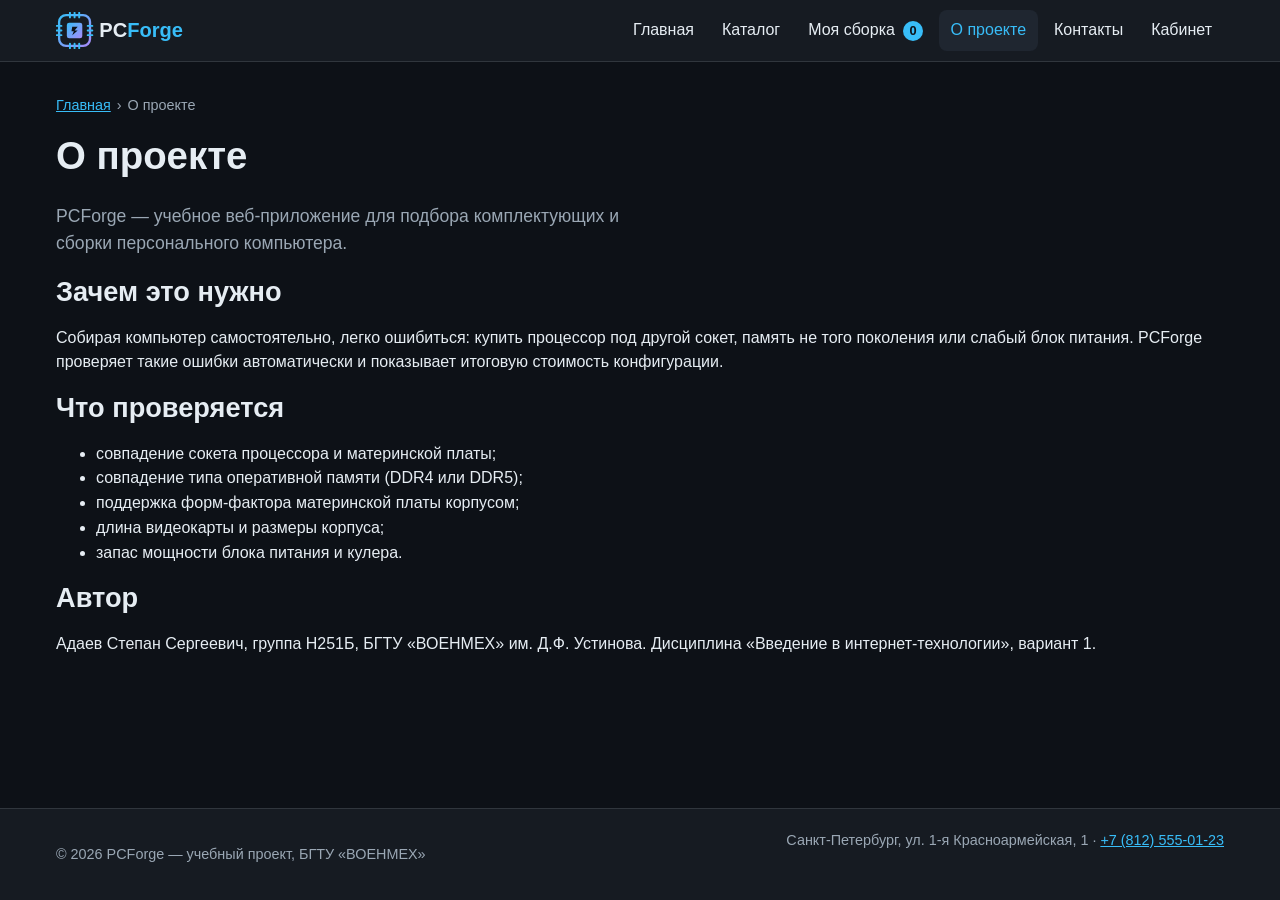
<file: frontend/about.html>
<!DOCTYPE html>
<html lang="ru">
<head>
  <meta charset="UTF-8">
  <meta name="viewport" content="width=device-width, initial-scale=1">
  <meta name="description" content="PCForge — подбор комплектующих и сборка компьютера с подсчётом стоимости">
  <title>О проекте — PCForge</title>
  <link rel="icon" href="img/favicon.svg" type="image/svg+xml">
  <link rel="stylesheet" href="css/style.css">
  <script src="js/api.js" defer></script>
  <script src="js/build-store.js" defer></script>
  <script src="js/main.js" defer></script>
</head>
<body>
  <a class="skip-link" href="#main">Перейти к содержимому</a>
  <header class="site-header">
    <div class="container">
      <a class="logo" href="index.html"><img src="img/logo.svg" alt="PCForge — на главную" width="170" height="37"></a>
      <nav class="main-nav" aria-label="Основное меню">
        <ul>
          <li><a href="index.html">Главная</a></li>
          <li><a href="catalog.html">Каталог</a></li>
          <li><a href="build.html">Моя сборка <span class="build-counter" data-build-counter>0</span></a></li>
          <li><a href="about.html" aria-current="page">О проекте</a></li>
          <li><a href="contacts.html">Контакты</a></li>
          <li><a href="account.html">Кабинет</a></li>
        </ul>
      </nav>
    </div>
  </header>

  <main id="main">
    <div class="container">
      <nav class="breadcrumbs" aria-label="Навигационная цепочка">
        <ol><li><a href="index.html">Главная</a></li><li>О проекте</li></ol>
      </nav>
      <h1>О проекте</h1>
      <article>
        <p class="lead">PCForge — учебное веб-приложение для подбора комплектующих и сборки персонального компьютера.</p>
        <h2>Зачем это нужно</h2>
        <p>Собирая компьютер самостоятельно, легко ошибиться: купить процессор под другой сокет, память не того поколения или слабый блок питания. PCForge проверяет такие ошибки автоматически и показывает итоговую стоимость конфигурации.</p>
        <h2>Что проверяется</h2>
        <ul>
          <li>совпадение сокета процессора и материнской платы;</li>
          <li>совпадение типа оперативной памяти (DDR4 или DDR5);</li>
          <li>поддержка форм-фактора материнской платы корпусом;</li>
          <li>длина видеокарты и размеры корпуса;</li>
          <li>запас мощности блока питания и кулера.</li>
        </ul>
        <h2>Автор</h2>
        <p>Адаев Степан Сергеевич, группа Н251Б, БГТУ «ВОЕНМЕХ» им. Д.Ф. Устинова. Дисциплина «Введение в интернет-технологии», вариант 1.</p>
      </article>
    </div>
  </main>

  <footer class="site-footer">
    <div class="container">
      <p>© 2026 PCForge — учебный проект, БГТУ «ВОЕНМЕХ»</p>
      <address>Санкт-Петербург, ул. 1-я Красноармейская, 1 · <a href="tel:+78125550123">+7 (812) 555-01-23</a></address>
    </div>
  </footer>
</body>
</html>
</file>
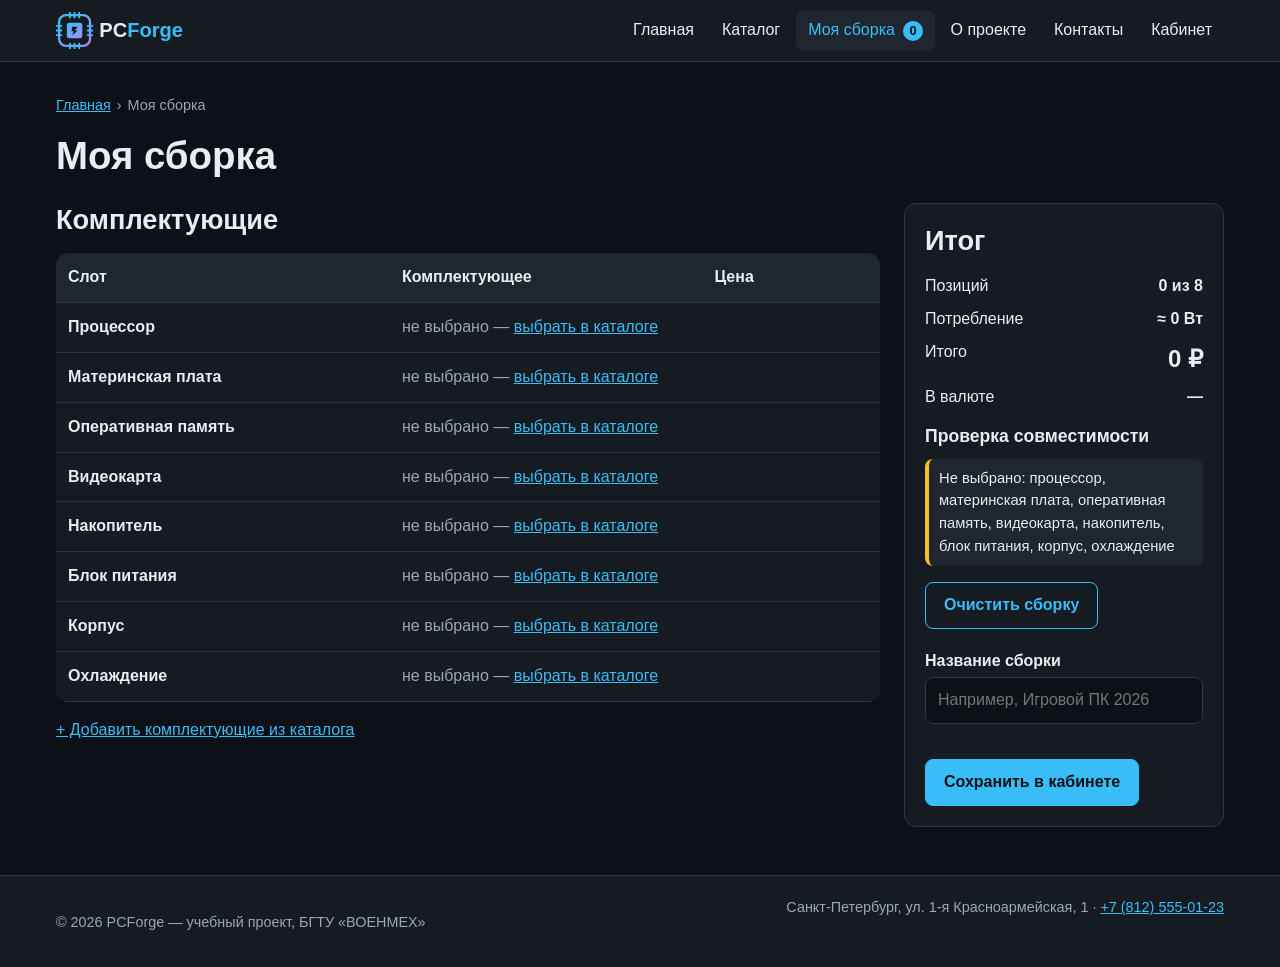
<file: frontend/build.html>
<!DOCTYPE html>
<html lang="ru">
<head>
  <meta charset="UTF-8">
  <meta name="viewport" content="width=device-width, initial-scale=1">
  <meta name="description" content="PCForge — подбор комплектующих и сборка компьютера с подсчётом стоимости">
  <title>Моя сборка — PCForge</title>
  <link rel="icon" href="img/favicon.svg" type="image/svg+xml">
  <link rel="stylesheet" href="css/style.css">
  <script src="js/api.js" defer></script>
  <script src="js/build-store.js" defer></script>
  <script src="js/validation.js" defer></script>
  <script src="js/currency.js" defer></script>
  <script src="js/main.js" defer></script>
  <script src="js/build.js" defer></script>
</head>
<body>
  <a class="skip-link" href="#main">Перейти к содержимому</a>
  <header class="site-header">
    <div class="container">
      <a class="logo" href="index.html"><img src="img/logo.svg" alt="PCForge — на главную" width="170" height="37"></a>
      <nav class="main-nav" aria-label="Основное меню">
        <ul>
          <li><a href="index.html">Главная</a></li>
          <li><a href="catalog.html">Каталог</a></li>
          <li><a href="build.html" aria-current="page">Моя сборка <span class="build-counter" data-build-counter>0</span></a></li>
          <li><a href="about.html">О проекте</a></li>
          <li><a href="contacts.html">Контакты</a></li>
          <li><a href="account.html">Кабинет</a></li>
        </ul>
      </nav>
    </div>
  </header>

  <main id="main">
    <div class="container">
      <nav class="breadcrumbs" aria-label="Навигационная цепочка">
        <ol><li><a href="index.html">Главная</a></li><li>Моя сборка</li></ol>
      </nav>
      <h1>Моя сборка</h1>
      <div class="build-layout">
        <section aria-labelledby="parts-title">
          <h2 id="parts-title">Комплектующие</h2>
          <table class="build-table">
            <thead>
              <tr><th scope="col">Слот</th><th scope="col">Комплектующее</th><th scope="col">Цена</th><th scope="col"><span class="visually-hidden">Действие</span></th></tr>
            </thead>
            <tbody id="build-rows">
              <tr><td colspan="4" class="empty-slot">Загрузка сборки…</td></tr>
            </tbody>
          </table>
          <p><a href="catalog.html">+ Добавить комплектующие из каталога</a></p>
        </section>
        <aside class="build-summary" aria-labelledby="summary-title">
          <h2 id="summary-title">Итог</h2>
          <dl>
            <dt>Позиций</dt><dd id="build-count">0 из 8</dd>
            <dt>Потребление</dt><dd id="build-power">0 Вт</dd>
            <dt>Итого</dt><dd class="build-total" id="build-total">0 ₽</dd>
            <dt>В валюте</dt><dd id="build-currency"><span class="status-loading">загрузка курса…</span></dd>
          </dl>
          <h3>Проверка совместимости</h3>
          <ul class="checks" id="build-checks">

          </ul>
          <button class="btn btn-outline" type="button" id="clear-build">Очистить сборку</button>
          <form id="save-build-form" novalidate>
            <div class="form-field">
              <label for="build-title">Название сборки</label>
              <input type="text" id="build-title" name="title" maxlength="60" placeholder="Например, Игровой ПК 2026">
              <span class="field-error" aria-live="polite"></span>
            </div>
            <button class="btn" type="submit">Сохранить в кабинете</button>
            <p class="form-result" id="save-build-result" hidden></p>
          </form>
        </aside>
      </div>
    </div>
  </main>

  <footer class="site-footer">
    <div class="container">
      <p>© 2026 PCForge — учебный проект, БГТУ «ВОЕНМЕХ»</p>
      <address>Санкт-Петербург, ул. 1-я Красноармейская, 1 · <a href="tel:+78125550123">+7 (812) 555-01-23</a></address>
    </div>
  </footer>
</body>
</html>
</file>
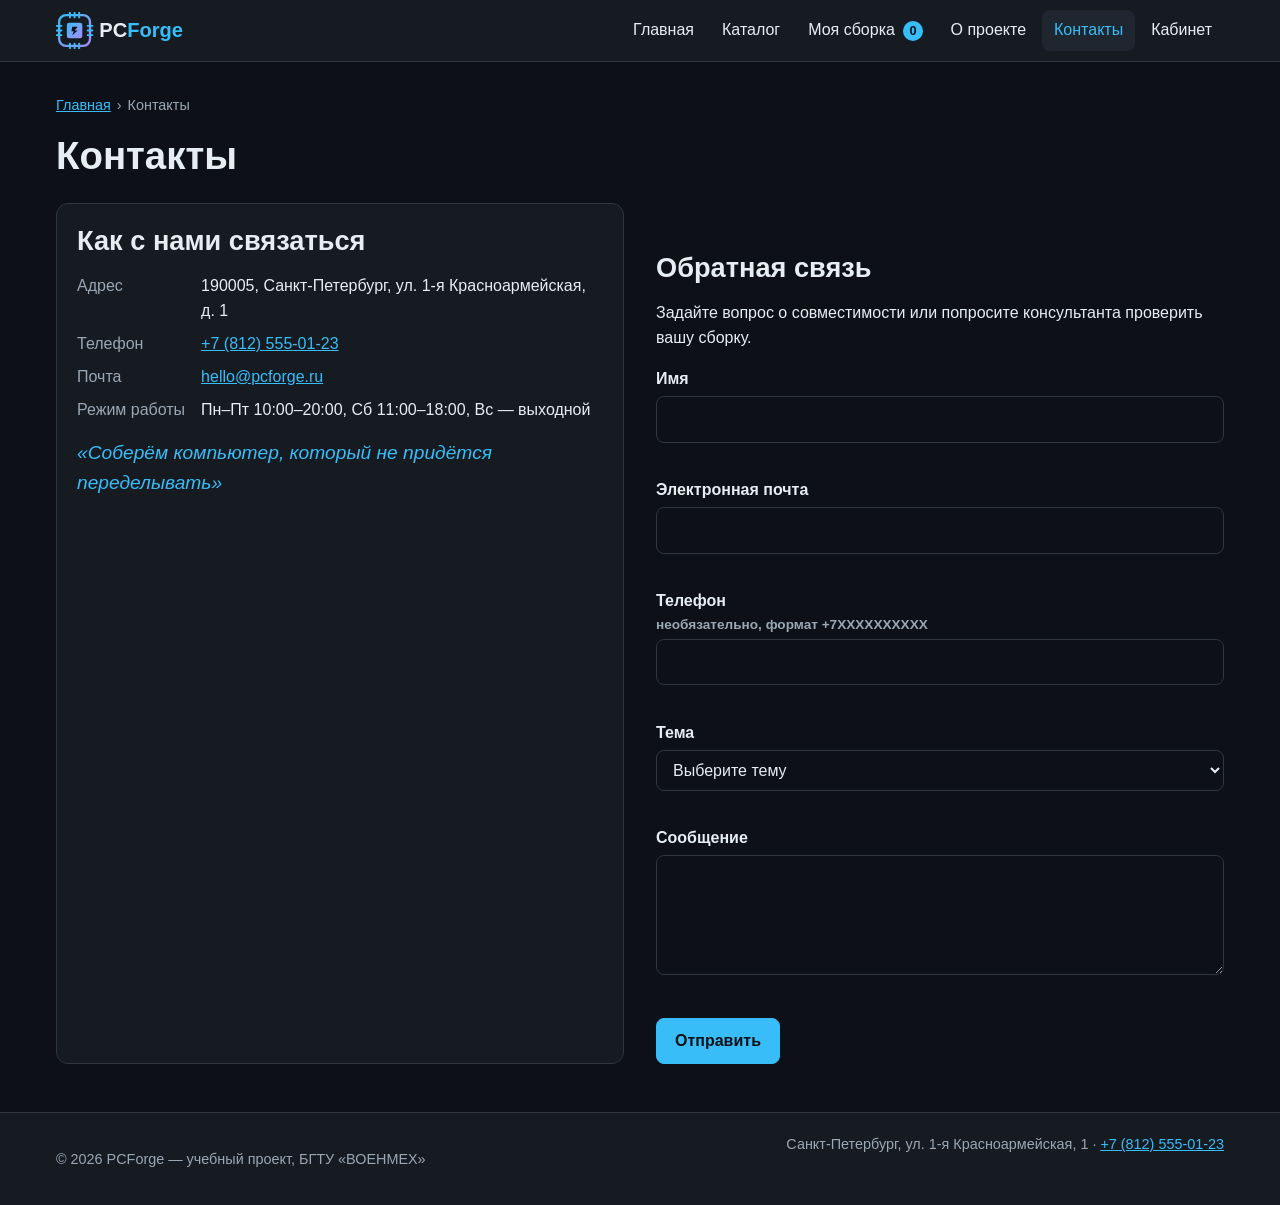
<file: frontend/contacts.html>
<!DOCTYPE html>
<html lang="ru">
<head>
  <meta charset="UTF-8">
  <meta name="viewport" content="width=device-width, initial-scale=1">
  <meta name="description" content="PCForge — подбор комплектующих и сборка компьютера с подсчётом стоимости">
  <title>Контакты — PCForge</title>
  <link rel="icon" href="img/favicon.svg" type="image/svg+xml">
  <link rel="stylesheet" href="css/style.css">
  <script src="js/api.js" defer></script>
  <script src="js/build-store.js" defer></script>
  <script src="js/validation.js" defer></script>
  <script src="js/main.js" defer></script>
  <script src="js/contacts.js" defer></script>
</head>
<body>
  <a class="skip-link" href="#main">Перейти к содержимому</a>
  <header class="site-header">
    <div class="container">
      <a class="logo" href="index.html"><img src="img/logo.svg" alt="PCForge — на главную" width="170" height="37"></a>
      <nav class="main-nav" aria-label="Основное меню">
        <ul>
          <li><a href="index.html">Главная</a></li>
          <li><a href="catalog.html">Каталог</a></li>
          <li><a href="build.html">Моя сборка <span class="build-counter" data-build-counter>0</span></a></li>
          <li><a href="about.html">О проекте</a></li>
          <li><a href="contacts.html" aria-current="page">Контакты</a></li>
          <li><a href="account.html">Кабинет</a></li>
        </ul>
      </nav>
    </div>
  </header>

  <main id="main">
    <div class="container">
      <nav class="breadcrumbs" aria-label="Навигационная цепочка">
        <ol><li><a href="index.html">Главная</a></li><li>Контакты</li></ol>
      </nav>
      <h1>Контакты</h1>
      <div class="contacts-layout">
        <section class="contact-info" aria-labelledby="info-title">
          <h2 id="info-title">Как с нами связаться</h2>
          <dl>
            <dt>Адрес</dt><dd>190005, Санкт-Петербург, ул. 1-я Красноармейская, д. 1</dd>
            <dt>Телефон</dt><dd><a href="tel:+78125550123">+7 (812) 555-01-23</a></dd>
            <dt>Почта</dt><dd><a href="mailto:hello@pcforge.ru">hello@pcforge.ru</a></dd>
            <dt>Режим работы</dt><dd>Пн–Пт 10:00–20:00, Сб 11:00–18:00, Вс — выходной</dd>
          </dl>
          <p class="slogan">«Соберём компьютер, который не придётся переделывать»</p>
        </section>
        <section aria-labelledby="feedback-title">
          <h2 id="feedback-title">Обратная связь</h2>
          <p>Задайте вопрос о совместимости или попросите консультанта проверить вашу сборку.</p>
          <form id="feedback-form" novalidate>
            <div class="form-field">
              <label for="fb-name">Имя</label>
              <input type="text" id="fb-name" name="name" autocomplete="name" required>
              <span class="field-error" aria-live="polite"></span>
            </div>
            <div class="form-field">
              <label for="fb-email">Электронная почта</label>
              <input type="email" id="fb-email" name="email" autocomplete="email" required>
              <span class="field-error" aria-live="polite"></span>
            </div>
            <div class="form-field">
              <label for="fb-phone">Телефон <span class="field-hint">необязательно, формат +7XXXXXXXXXX</span></label>
              <input type="tel" id="fb-phone" name="phone" autocomplete="tel">
              <span class="field-error" aria-live="polite"></span>
            </div>
            <div class="form-field">
              <label for="fb-topic">Тема</label>
              <select id="fb-topic" name="topic" required>
                <option value="">Выберите тему</option>
                <option value="compat">Совместимость комплектующих</option>
                <option value="build">Проверка сборки</option>
                <option value="other">Другое</option>
              </select>
              <span class="field-error" aria-live="polite"></span>
            </div>
            <div class="form-field">
              <label for="fb-message">Сообщение</label>
              <textarea id="fb-message" name="message" required></textarea>
              <span class="field-error" aria-live="polite"></span>
            </div>
            <button class="btn" type="submit">Отправить</button>
            <p class="form-result" id="feedback-result" hidden></p>
          </form>
        </section>
      </div>
    </div>
  </main>

  <footer class="site-footer">
    <div class="container">
      <p>© 2026 PCForge — учебный проект, БГТУ «ВОЕНМЕХ»</p>
      <address>Санкт-Петербург, ул. 1-я Красноармейская, 1 · <a href="tel:+78125550123">+7 (812) 555-01-23</a></address>
    </div>
  </footer>
</body>
</html>
</file>
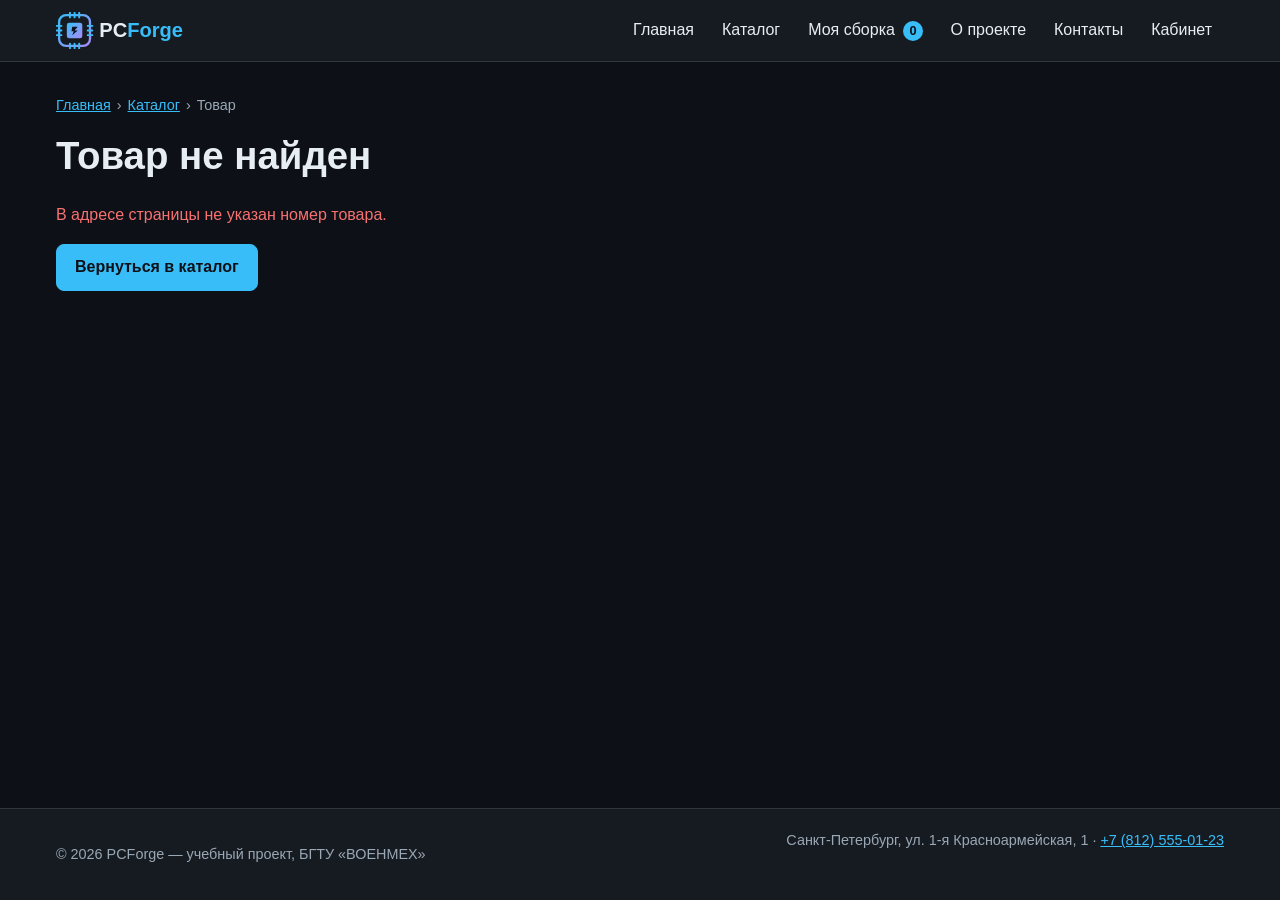
<file: frontend/product.html>
<!DOCTYPE html>
<html lang="ru">
<head>
  <meta charset="UTF-8">
  <meta name="viewport" content="width=device-width, initial-scale=1">
  <meta name="description" content="PCForge — подбор комплектующих и сборка компьютера с подсчётом стоимости">
  <title>Товар — PCForge</title>
  <link rel="icon" href="img/favicon.svg" type="image/svg+xml">
  <link rel="stylesheet" href="css/style.css">
  <script src="js/api.js" defer></script>
  <script src="js/build-store.js" defer></script>
  <script src="js/currency.js" defer></script>
  <script src="js/main.js" defer></script>
  <script src="js/product.js" defer></script>
</head>
<body>
  <a class="skip-link" href="#main">Перейти к содержимому</a>
  <header class="site-header">
    <div class="container">
      <a class="logo" href="index.html"><img src="img/logo.svg" alt="PCForge — на главную" width="170" height="37"></a>
      <nav class="main-nav" aria-label="Основное меню">
        <ul>
          <li><a href="index.html">Главная</a></li>
          <li><a href="catalog.html">Каталог</a></li>
          <li><a href="build.html">Моя сборка <span class="build-counter" data-build-counter>0</span></a></li>
          <li><a href="about.html">О проекте</a></li>
          <li><a href="contacts.html">Контакты</a></li>
          <li><a href="account.html">Кабинет</a></li>
        </ul>
      </nav>
    </div>
  </header>

  <main id="main">
    <div class="container">
      <nav class="breadcrumbs" aria-label="Навигационная цепочка">
        <ol><li><a href="index.html">Главная</a></li><li><a href="catalog.html">Каталог</a></li><li id="crumb-name">Товар</li></ol>
      </nav>
      <div id="product-root" aria-live="polite">
        <p class="status-loading">Загружаем информацию о товаре…</p>
      </div>
    </div>
  </main>

  <footer class="site-footer">
    <div class="container">
      <p>© 2026 PCForge — учебный проект, БГТУ «ВОЕНМЕХ»</p>
      <address>Санкт-Петербург, ул. 1-я Красноармейская, 1 · <a href="tel:+78125550123">+7 (812) 555-01-23</a></address>
    </div>
  </footer>
</body>
</html>
</file>
<file: frontend/css/style.css>
/* ===== PCForge — общий файл стилей ===== */

:root {
  --bg: #0d1117;
  --surface: #161b22;
  --surface-2: #1f2630;
  --border: #30363d;
  --text: #e6edf3;
  --muted: #9aa7b4;
  --accent: #38bdf8;
  --accent-2: #a78bfa;
  --ok: #4ade80;
  --warn: #fbbf24;
  --error: #f87171;
  --radius: 12px;
  --max-width: 1200px;
}

*,
*::before,
*::after {
  box-sizing: border-box;
}

body {
  margin: 0;
  font-family: "Segoe UI", Roboto, Arial, sans-serif;
  font-size: 16px;
  line-height: 1.55;
  color: var(--text);
  background: var(--bg);
  display: flex;
  flex-direction: column;
  min-height: 100vh;
}

img {
  max-width: 100%;
  height: auto;
  display: block;
}

a {
  color: var(--accent);
}

a:hover {
  color: var(--accent-2);
}

:focus-visible {
  outline: 3px solid var(--accent-2);
  outline-offset: 2px;
}

h1,
h2,
h3 {
  line-height: 1.25;
  margin: 0 0 0.6em;
}

h1 {
  font-size: clamp(1.6rem, 4vw, 2.4rem);
}

h2 {
  font-size: clamp(1.3rem, 3vw, 1.7rem);
}

h3 {
  font-size: 1.1rem;
}

.container {
  width: 100%;
  max-width: var(--max-width);
  margin: 0 auto;
  padding: 0 16px;
}

.skip-link {
  position: absolute;
  left: -999px;
  top: 8px;
  background: var(--accent);
  color: var(--bg);
  padding: 8px 12px;
  border-radius: 6px;
  z-index: 10;
}

.skip-link:focus {
  left: 8px;
}

/* ----- Шапка ----- */
.site-header {
  background: var(--surface);
  border-bottom: 1px solid var(--border);
  position: sticky;
  top: 0;
  z-index: 5;
}

.site-header .container {
  display: flex;
  flex-wrap: wrap;
  align-items: center;
  justify-content: space-between;
  gap: 12px;
  padding-top: 10px;
  padding-bottom: 10px;
}

.logo img {
  width: 170px;
}

.main-nav ul {
  list-style: none;
  margin: 0;
  padding: 0;
  display: flex;
  flex-wrap: wrap;
  gap: 4px;
}

.main-nav a {
  display: block;
  padding: 8px 12px;
  border-radius: 8px;
  color: var(--text);
  text-decoration: none;
}

.main-nav a:hover {
  background: var(--surface-2);
  color: var(--accent);
}

.main-nav a[aria-current="page"] {
  background: var(--surface-2);
  color: var(--accent);
}

.build-counter {
  display: inline-block;
  min-width: 1.5em;
  padding: 0 6px;
  margin-left: 4px;
  border-radius: 999px;
  background: var(--accent);
  color: var(--bg);
  font-size: 0.8rem;
  font-weight: 700;
  text-align: center;
}

/* ----- Основная часть ----- */
main {
  flex: 1;
  padding: 32px 0 48px;
}

section + section {
  margin-top: 48px;
}

.lead {
  color: var(--muted);
  font-size: 1.1rem;
  max-width: 60ch;
}

.breadcrumbs ol {
  list-style: none;
  display: flex;
  flex-wrap: wrap;
  gap: 6px;
  padding: 0;
  margin: 0 0 16px;
  color: var(--muted);
  font-size: 0.9rem;
}

.breadcrumbs li + li::before {
  content: "›";
  margin-right: 6px;
}

/* ----- Кнопки ----- */
.btn {
  display: inline-block;
  padding: 10px 18px;
  border: 1px solid var(--accent);
  border-radius: 8px;
  background: var(--accent);
  color: var(--bg);
  font: inherit;
  font-weight: 600;
  text-decoration: none;
  cursor: pointer;
}

.btn:hover {
  background: var(--accent-2);
  border-color: var(--accent-2);
  color: var(--bg);
}

.btn-outline {
  background: transparent;
  color: var(--accent);
}

.btn-small {
  padding: 6px 12px;
  font-size: 0.9rem;
}

.btn-danger {
  background: transparent;
  border-color: var(--error);
  color: var(--error);
}

.btn-danger:hover {
  background: var(--error);
  border-color: var(--error);
}

/* ----- Главная: первый экран ----- */
.hero {
  display: grid;
  grid-template-columns: minmax(0, 1.2fr) minmax(0, 1fr);
  align-items: center;
  gap: 32px;
}

.hero-actions {
  display: flex;
  flex-wrap: wrap;
  gap: 12px;
  margin-top: 20px;
}

.steps {
  display: grid;
  grid-template-columns: repeat(auto-fit, minmax(220px, 1fr));
  gap: 16px;
  padding: 0;
  margin: 0;
  list-style: none;
  counter-reset: step;
}

.steps li {
  background: var(--surface);
  border: 1px solid var(--border);
  border-radius: var(--radius);
  padding: 20px;
  counter-increment: step;
}

.steps li::before {
  content: counter(step);
  display: inline-grid;
  place-items: center;
  width: 32px;
  height: 32px;
  margin-bottom: 8px;
  border-radius: 50%;
  background: var(--accent-2);
  color: var(--bg);
  font-weight: 700;
}

/* ----- Карточки товаров ----- */
.cards {
  display: grid;
  grid-template-columns: repeat(auto-fill, minmax(240px, 1fr));
  gap: 20px;
}

.card {
  display: flex;
  flex-direction: column;
  background: var(--surface);
  border: 1px solid var(--border);
  border-radius: var(--radius);
  overflow: hidden;
}

.card img {
  width: 100%;
  aspect-ratio: 4 / 3;
  object-fit: cover;
}

.card-body {
  display: flex;
  flex-direction: column;
  flex: 1;
  gap: 6px;
  padding: 14px 16px 16px;
}

.card-category {
  color: var(--accent-2);
  font-size: 0.8rem;
  text-transform: uppercase;
  letter-spacing: 0.05em;
}

.card h3 {
  margin: 0;
  font-size: 1rem;
}

.card h3 a {
  color: var(--text);
  text-decoration: none;
}

.card h3 a:hover {
  color: var(--accent);
}

.card-specs {
  margin: 0;
  color: var(--muted);
  font-size: 0.9rem;
}

.card-footer {
  display: flex;
  flex-wrap: wrap;
  align-items: center;
  justify-content: space-between;
  gap: 8px;
  margin-top: auto;
  padding-top: 8px;
}

.price {
  font-size: 1.15rem;
  font-weight: 700;
  white-space: nowrap;
}

/* ----- Каталог ----- */
.catalog-layout {
  display: grid;
  grid-template-columns: 260px 1fr;
  gap: 24px;
  align-items: start;
}

.filters {
  background: var(--surface);
  border: 1px solid var(--border);
  border-radius: var(--radius);
  padding: 16px;
}

.filters fieldset {
  border: 0;
  margin: 0 0 16px;
  padding: 0;
}

.filters legend {
  font-weight: 600;
  margin-bottom: 6px;
}

.check-list {
  display: flex;
  flex-direction: column;
  gap: 4px;
}

.price-range {
  display: flex;
  gap: 8px;
}

.catalog-toolbar {
  display: flex;
  flex-wrap: wrap;
  align-items: center;
  justify-content: space-between;
  gap: 12px;
  margin-bottom: 16px;
}

.catalog-empty {
  padding: 24px;
  border: 1px dashed var(--border);
  border-radius: var(--radius);
  color: var(--muted);
  text-align: center;
}

/* ----- Формы ----- */
label {
  display: block;
  font-weight: 600;
  margin-bottom: 4px;
}

.check-list label {
  display: flex;
  align-items: center;
  gap: 8px;
  font-weight: 400;
}

input,
select,
textarea {
  width: 100%;
  padding: 10px 12px;
  border: 1px solid var(--border);
  border-radius: 8px;
  background: var(--bg);
  color: var(--text);
  font: inherit;
}

input[type="checkbox"] {
  width: auto;
}

textarea {
  min-height: 120px;
  resize: vertical;
}

.form-field {
  margin-bottom: 14px;
}

.form-field.has-error input,
.form-field.has-error textarea,
.form-field.has-error select {
  border-color: var(--error);
}

.field-error {
  display: block;
  min-height: 1.2em;
  margin-top: 4px;
  color: var(--error);
  font-size: 0.9rem;
}

.field-hint {
  display: block;
  color: var(--muted);
  font-size: 0.85rem;
}

.form-result {
  margin-top: 12px;
  padding: 12px 14px;
  border-radius: 8px;
  border: 1px solid var(--ok);
  color: var(--ok);
}

.form-result.is-error {
  border-color: var(--error);
  color: var(--error);
}

/* ----- Страница товара ----- */
.product {
  display: grid;
  grid-template-columns: minmax(0, 1fr) minmax(0, 1fr);
  gap: 32px;
  align-items: start;
}

.product-image {
  border: 1px solid var(--border);
  border-radius: var(--radius);
  overflow: hidden;
}

.product-buy {
  display: flex;
  flex-wrap: wrap;
  align-items: center;
  gap: 16px;
  margin: 16px 0;
  padding: 16px;
  background: var(--surface);
  border: 1px solid var(--border);
  border-radius: var(--radius);
}

.product-buy .price {
  font-size: 1.6rem;
}

.currency-box {
  color: var(--muted);
  font-size: 0.95rem;
}

.spec-table {
  width: 100%;
  border-collapse: collapse;
}

.spec-table th,
.spec-table td {
  padding: 10px 12px;
  border-bottom: 1px solid var(--border);
  text-align: left;
  vertical-align: top;
}

.spec-table th {
  width: 45%;
  color: var(--muted);
  font-weight: 400;
}

details {
  margin-top: 16px;
  background: var(--surface);
  border: 1px solid var(--border);
  border-radius: var(--radius);
  padding: 12px 16px;
}

summary {
  cursor: pointer;
  font-weight: 600;
}

/* ----- Страница «Моя сборка» ----- */
.build-layout {
  display: grid;
  grid-template-columns: 1fr 320px;
  gap: 24px;
  align-items: start;
}

.build-table {
  width: 100%;
  border-collapse: collapse;
  background: var(--surface);
  border-radius: var(--radius);
  overflow: hidden;
}

.build-table th,
.build-table td {
  padding: 12px;
  border-bottom: 1px solid var(--border);
  text-align: left;
}

.build-table thead th {
  background: var(--surface-2);
}

.build-table .empty-slot {
  color: var(--muted);
}

.build-summary {
  background: var(--surface);
  border: 1px solid var(--border);
  border-radius: var(--radius);
  padding: 20px;
  position: sticky;
  top: 90px;
}

.build-summary dl {
  display: grid;
  grid-template-columns: 1fr auto;
  gap: 8px 12px;
  margin: 0 0 16px;
}

.build-summary dd {
  margin: 0;
  font-weight: 600;
  text-align: right;
}

.build-total {
  font-size: 1.5rem;
}

.checks {
  list-style: none;
  padding: 0;
  margin: 0 0 16px;
  display: flex;
  flex-direction: column;
  gap: 6px;
}

.checks li {
  padding: 8px 10px;
  border-radius: 8px;
  border-left: 4px solid var(--ok);
  background: var(--surface-2);
  font-size: 0.92rem;
}

.checks li.is-warn {
  border-left-color: var(--warn);
}

.checks li.is-error {
  border-left-color: var(--error);
}

.status-loading {
  color: var(--muted);
}

.status-loading::before {
  content: "";
  display: inline-block;
  width: 14px;
  height: 14px;
  margin-right: 8px;
  vertical-align: -2px;
  border: 2px solid var(--muted);
  border-top-color: var(--accent);
  border-radius: 50%;
  animation: spin 0.8s linear infinite;
}

.status-error {
  color: var(--error);
}

@keyframes spin {
  to {
    transform: rotate(360deg);
  }
}

/* ----- Контакты ----- */
.contacts-layout {
  display: grid;
  grid-template-columns: 1fr 1fr;
  gap: 32px;
}

.contact-info {
  background: var(--surface);
  border: 1px solid var(--border);
  border-radius: var(--radius);
  padding: 20px;
}

.contact-info dl {
  display: grid;
  grid-template-columns: max-content 1fr;
  gap: 8px 16px;
  margin: 0;
}

.contact-info dt {
  color: var(--muted);
}

.contact-info dd {
  margin: 0;
}

.slogan {
  margin-top: 16px;
  font-size: 1.2rem;
  font-style: italic;
  color: var(--accent);
}

/* ----- Личный кабинет ----- */
.auth-layout {
  display: grid;
  grid-template-columns: 1fr 1fr;
  gap: 32px;
}

.panel {
  background: var(--surface);
  border: 1px solid var(--border);
  border-radius: var(--radius);
  padding: 20px;
}

.saved-builds {
  list-style: none;
  padding: 0;
  margin: 0;
  display: flex;
  flex-direction: column;
  gap: 12px;
}

.saved-builds li {
  background: var(--surface);
  border: 1px solid var(--border);
  border-radius: var(--radius);
  padding: 16px;
}

.saved-builds .build-head {
  display: flex;
  flex-wrap: wrap;
  justify-content: space-between;
  gap: 8px;
}

.saved-builds ul {
  margin: 8px 0;
  padding-left: 20px;
  color: var(--muted);
}

/* ----- Страница 404 ----- */
.error-page {
  text-align: center;
  padding: 40px 0;
}

.error-code {
  font-size: 6rem;
  font-weight: 800;
  line-height: 1;
  color: var(--accent);
}

/* ----- Подвал ----- */
.site-footer {
  background: var(--surface);
  border-top: 1px solid var(--border);
  color: var(--muted);
  font-size: 0.9rem;
}

.site-footer .container {
  display: flex;
  flex-wrap: wrap;
  justify-content: space-between;
  gap: 12px;
  padding-top: 20px;
  padding-bottom: 20px;
}

.site-footer address {
  font-style: normal;
}

/* ----- Адаптивность ----- */
@media (max-width: 900px) {
  .catalog-layout,
  .build-layout,
  .product,
  .hero,
  .contacts-layout,
  .auth-layout {
    grid-template-columns: minmax(0, 1fr);
  }

  .build-summary {
    position: static;
  }
}

@media (max-width: 600px) {
  main {
    padding-top: 20px;
  }

  .logo img {
    width: 140px;
  }

  .main-nav {
    width: 100%;
  }

  .main-nav ul {
    gap: 2px;
  }

  .main-nav a {
    padding: 6px 8px;
    font-size: 0.95rem;
  }

  .build-table thead {
    display: none;
  }

  .build-table,
  .build-table tbody,
  .build-table tr,
  .build-table td,
  .build-table th {
    display: block;
    width: 100%;
  }

  .build-table tr {
    border-bottom: 1px solid var(--border);
    padding: 8px 0;
  }

  .build-table th,
  .build-table td {
    border: 0;
    padding: 4px 12px;
  }

  .contact-info dl {
    grid-template-columns: 1fr;
  }
}

/* ----- Вспомогательные классы ----- */
.visually-hidden {
  position: absolute;
  width: 1px;
  height: 1px;
  overflow: hidden;
  clip: rect(0 0 0 0);
  white-space: nowrap;
}

.h3 {
  font-size: 1.1rem;
}

.build-summary form {
  margin-top: 20px;
}
</file>
